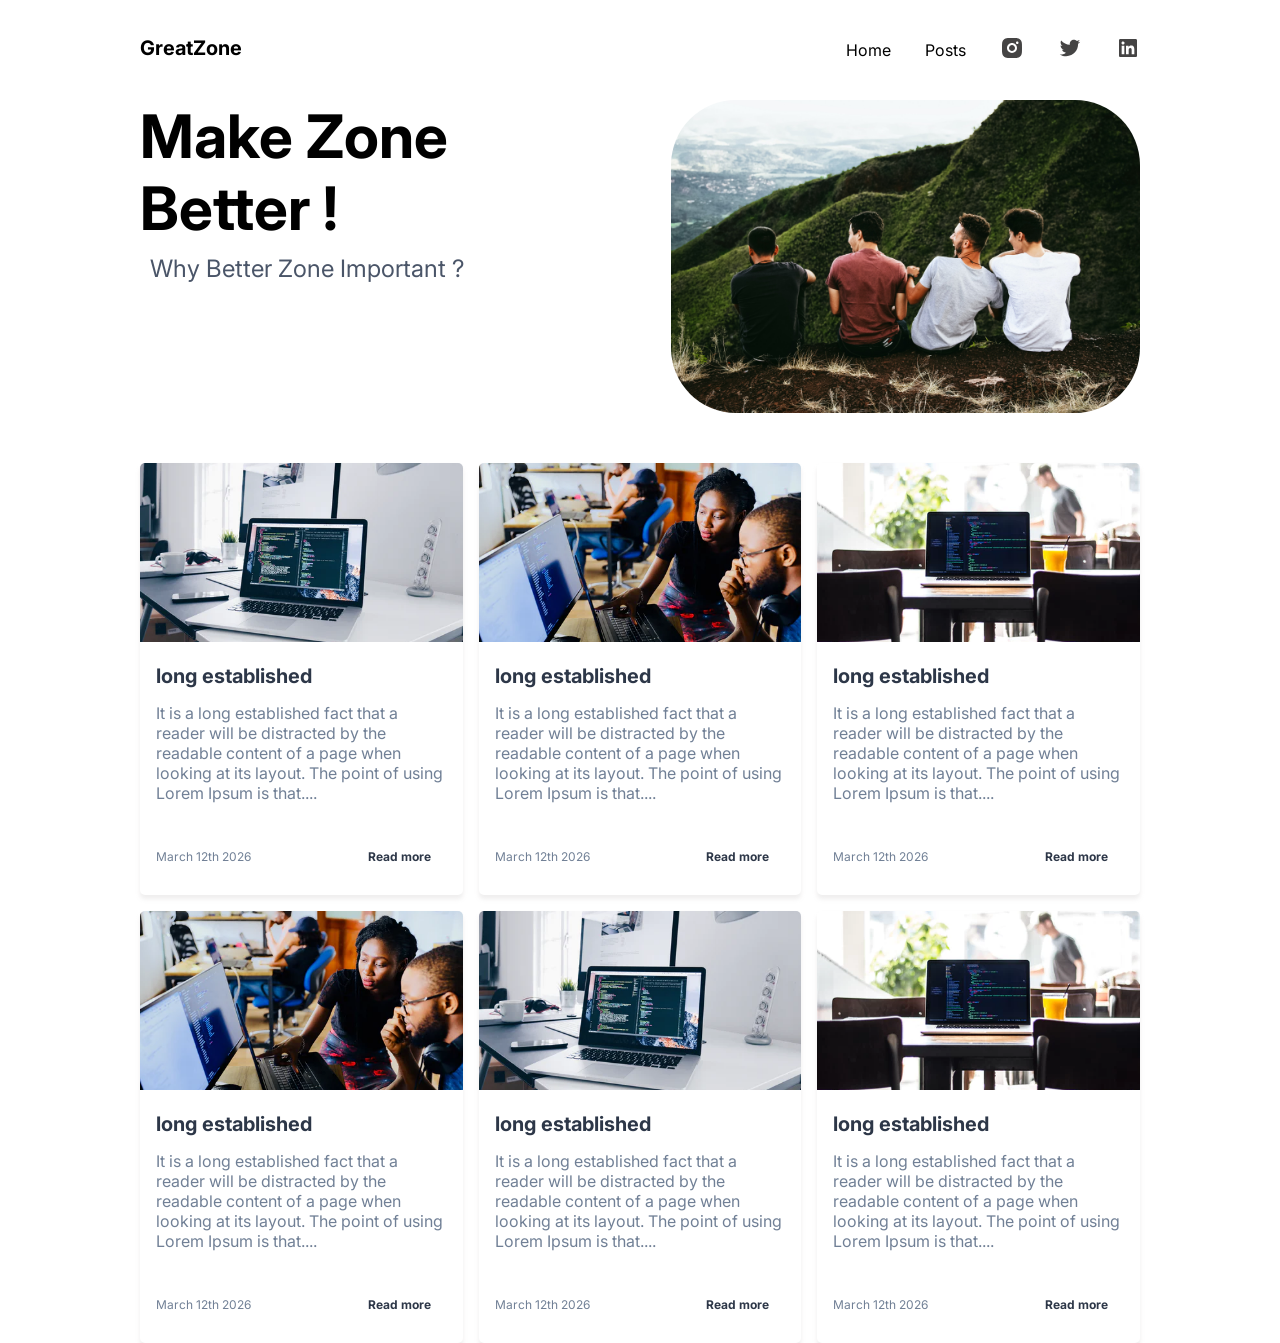
<file: Blog_Page/index.html>
<!DOCTYPE html>
<html lang="en">
<head>
    <meta charset="UTF-8">
    <meta name="viewport" content="width=device-width, initial-scale=1.0">
    <title>Blog Website</title>
    <link rel="stylesheet" href="styles.css">
</head>
<body>

    <!-- main section -->
    <main>
        <!-- navbar -->
        <nav>
            <div class="brand">GreatZone</div>
            <div class="nav_links">
                <a href="#">Home</a>
                <a href="">Posts</a>
                
                <a href="#"><img src="/Blog_Page/IMG/instagram.svg" alt="Instagram"></a>
                <a href="#"><img src="/Blog_Page/IMG/twitter.svg" alt="Twitter"></a>
                <a href="#"><img src="/Blog_Page/IMG/linkedin.svg" alt="linkedin"></a>
            </div>
        </nav>

        <!-- hero section -->
        <section class="hero">
            <div class="hero_text">
                <h1>Make Zone <br>
                  Better !</h1>
                  <p>Why Better Zone Important ?</p>
            </div>
            <img src="/Blog_Page/IMG/hero.png" alt="hero_img">
        </section>


        <!-- blog-cards sections -->

            <section class="blog-cards">
                <article class="card">
                    <img src="/Blog_Page/IMG/card1.png" alt="card_1">
                    <h2>long established</h2>
                    <p>It is a long established fact that a reader will be distracted by the readable content of a page when looking at its layout. The point of using Lorem Ipsum is that....</p>
                    <div class="card-footer">
                        <span class="date">March 12th 2026</span>
                        <span class="readMore">Read more</span>
                    </div>
                </article>

                  <article class="card">
                    <img src="/Blog_Page/IMG/card2.png" alt="card_1">
                    <h2>long established</h2>
                    <p>It is a long established fact that a reader will be distracted by the readable content of a page when looking at its layout. The point of using Lorem Ipsum is that....</p>
                    <div class="card-footer">
                        <span class="date">March 12th 2026</span>
                        <span class="readMore">Read more</span>
                    </div>
                </article>


                  <article class="card">
                    <img src="/Blog_Page/IMG/card3.png" alt="card_1">
                    <h2>long established</h2>
                    <p>It is a long established fact that a reader will be distracted by the readable content of a page when looking at its layout. The point of using Lorem Ipsum is that....</p>
                    <div class="card-footer">
                        <span class="date">March 12th 2026</span>
                        <span class="readMore">Read more</span>
                    </div>
                </article>

                  <article class="card">
                    <img src="/Blog_Page/IMG/card2.png" alt="card_1">
                    <h2>long established</h2>
                    <p>It is a long established fact that a reader will be distracted by the readable content of a page when looking at its layout. The point of using Lorem Ipsum is that....</p>
                    <div class="card-footer">
                        <span class="date">March 12th 2026</span>
                        <span class="readMore">Read more</span>
                    </div>
                </article>

                  <article class="card">
                    <img src="/Blog_Page/IMG/card1.png" alt="card_1">
                    <h2>long established</h2>
                    <p>It is a long established fact that a reader will be distracted by the readable content of a page when looking at its layout. The point of using Lorem Ipsum is that....</p>
                    <div class="card-footer">
                        <span class="date">March 12th 2026</span>
                        <span class="readMore">Read more</span>
                    </div>
                </article>

                  <article class="card">
                    <img src="/Blog_Page/IMG/card3.png" alt="card_1">
                    <h2>long established</h2>
                    <p>It is a long established fact that a reader will be distracted by the readable content of a page when looking at its layout. The point of using Lorem Ipsum is that....</p>
                    <div class="card-footer">
                        <span class="date">March 12th 2026</span>
                        <span class="readMore">Read more</span>
                    </div>
                </article>

                

            </section>


    </main>
</body>
</html>
</file>
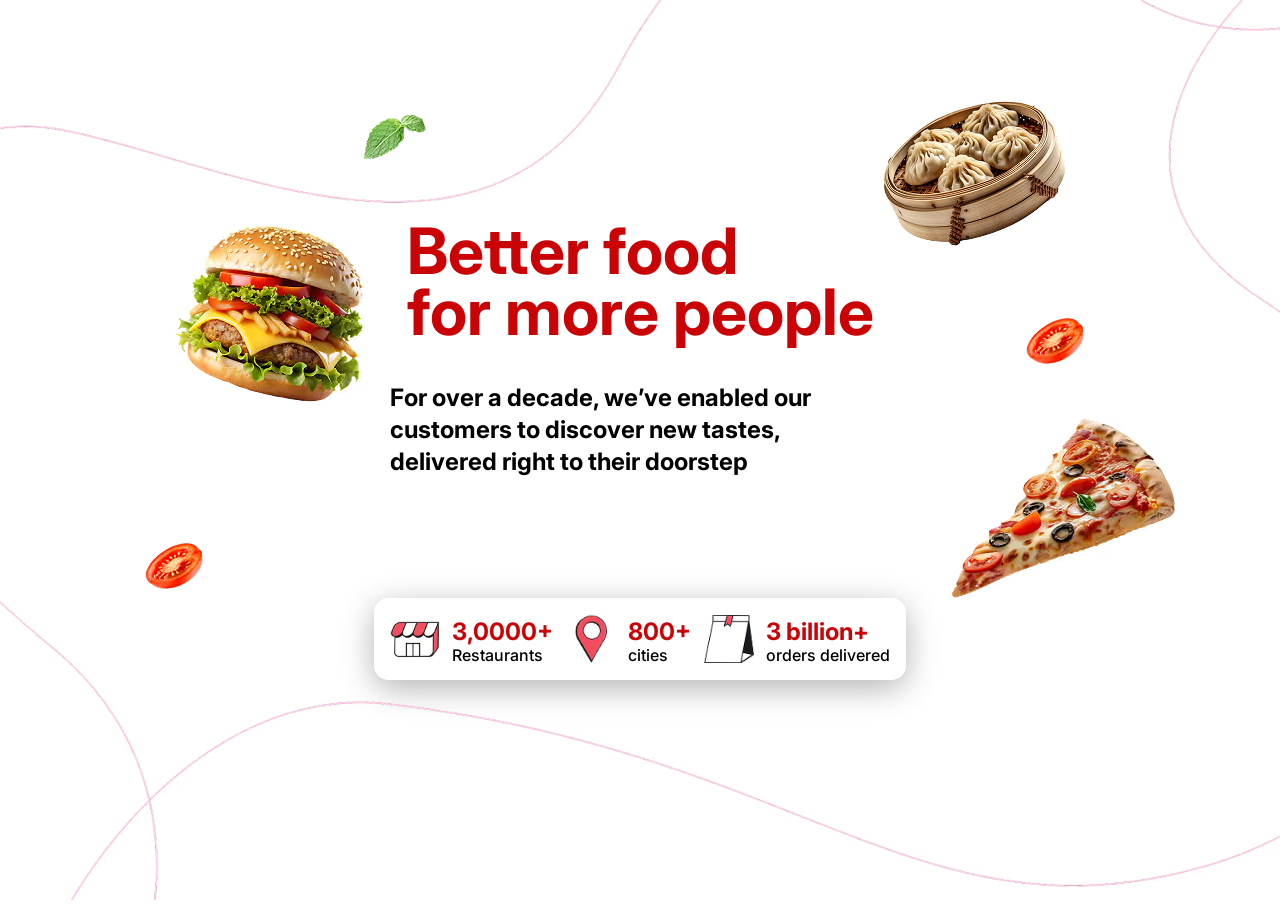
<file: food_Banner/index.html>
<!DOCTYPE html>
<html lang="en">

<head>
    <meta charset="UTF-8">
    <meta name="viewport" content="width=device-width, initial-scale=1.0">
    <title>Food Banner( CSS Positioning)</title>
    <link rel="stylesheet" href="styles.css">
</head>

<body>
    <main>
    <div class="image_container">
        <img src="./assets/bg_image.png" alt="background_img">
    </div>

    <div class="content">
        <img src="./assets/burger.png" class="burger">
        <img src="./assets/tomato.png" class="tomato-1">
        <img src="./assets/tomato.png" class="tomato-2">
        <img src="./assets/pizza.png" class="pizza">
        <img src="./assets/momo.png" class="momo">
        <img src="./assets/leaf.png" class="leaf">

        
    <div class="center-content">
        <section class="text-content">
            <h1>Better food <br>for more people</h1>
            <p>For over a decade, we’ve enabled our customers to discover new tastes, delivered right to their doorstep
            </p>
        </section>

        <!-- info section -->
        <section class="info-section">
             <div class="info-items">
              <img src="./assets/house.png" 
              alt="Restaurent-icon"
               class="info-icon">
              
               <div class="info-text">
                    <span class="info-number">3,0000+</span>
                    <span class="info-label">Restaurants</span>
              
                </div>
              </div>
             <div class="info-items">
              <img src="./assets/location.png" 
              alt="Restaurent-icon"
               class="info-icon">
              
               <div class="info-text">
                    <span class="info-number">800+</span>
                    <span class="info-label">cities</span>
              
                </div>
              </div>
             <div class="info-items">
              <img src="./assets/banner.png" 
              alt="Restaurent-icon"
               class="info-icon">
              
               <div class="info-text">
                    <span class="info-number">3 billion+</span>
                    <span class="info-label">orders delivered</span>
              
                </div>
              </div>
        </section>

    </div>
    </div>
</main>
</body>

</html>
</file>
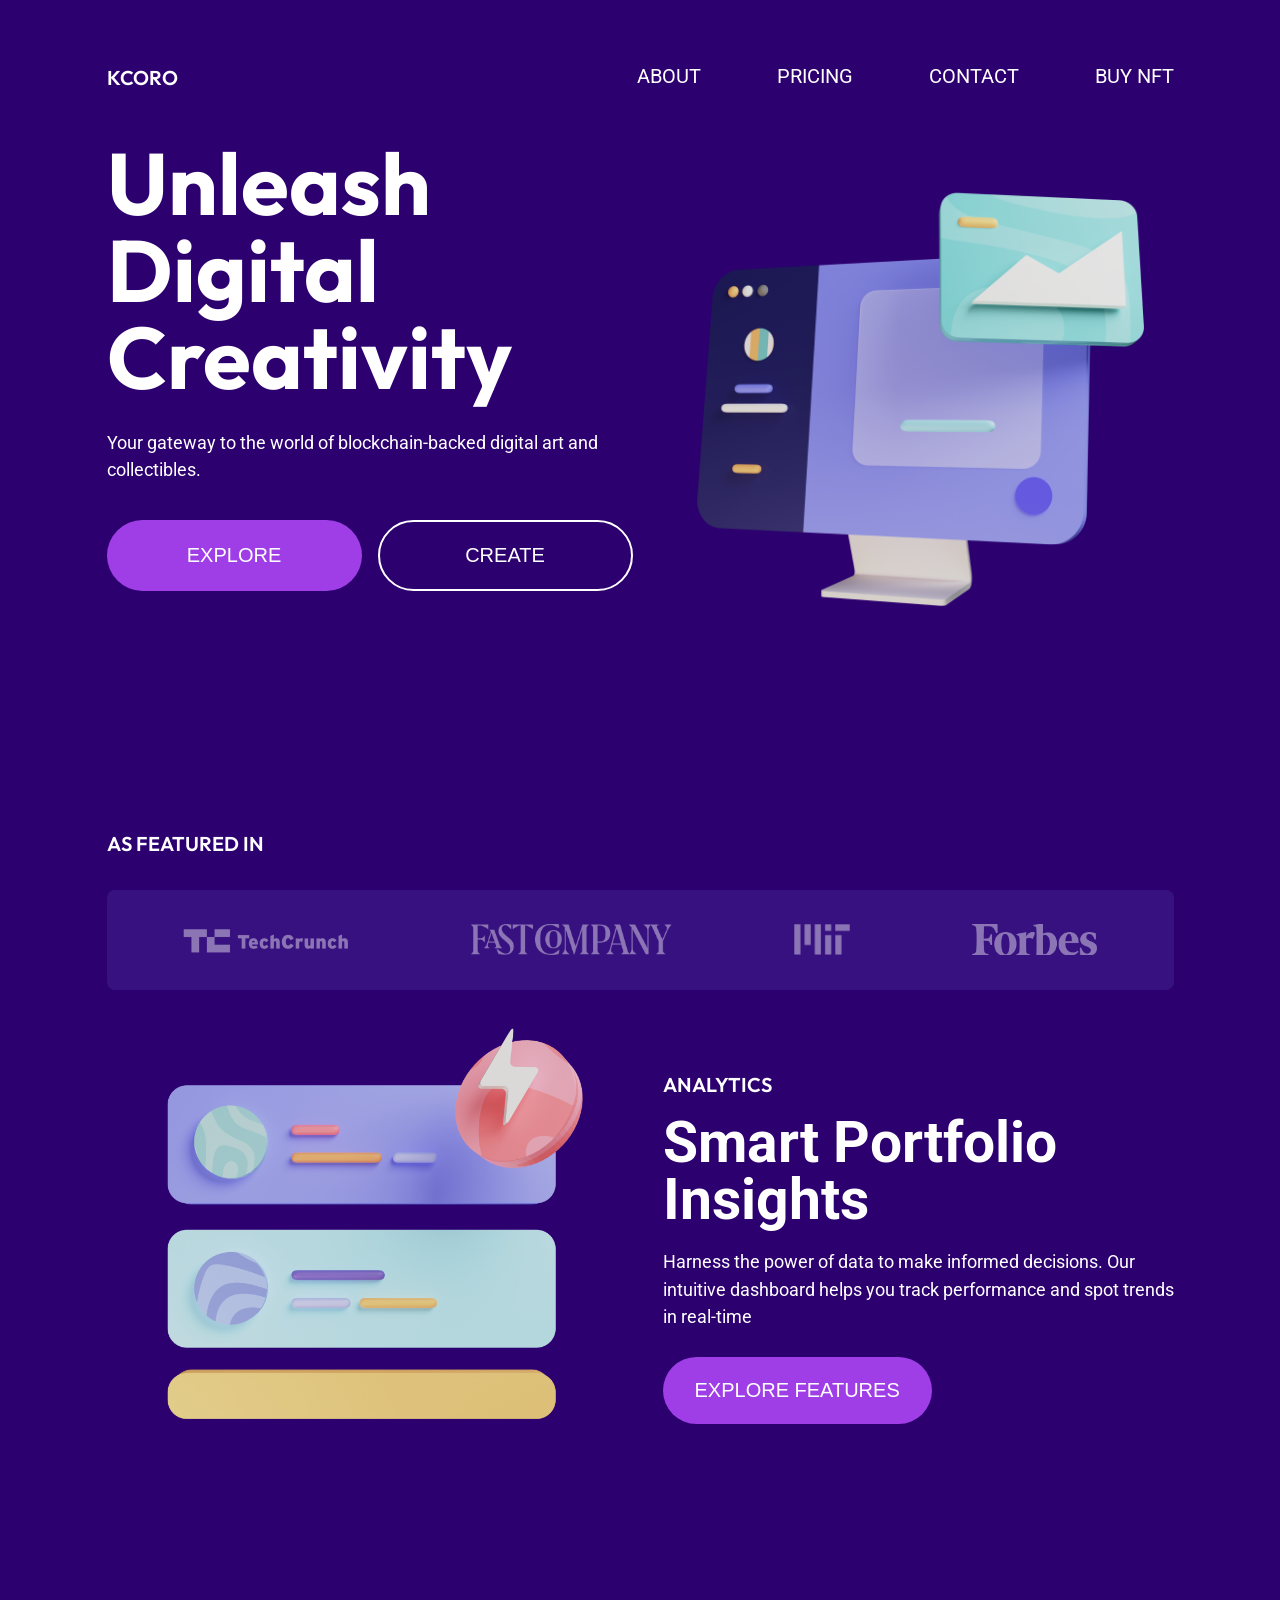
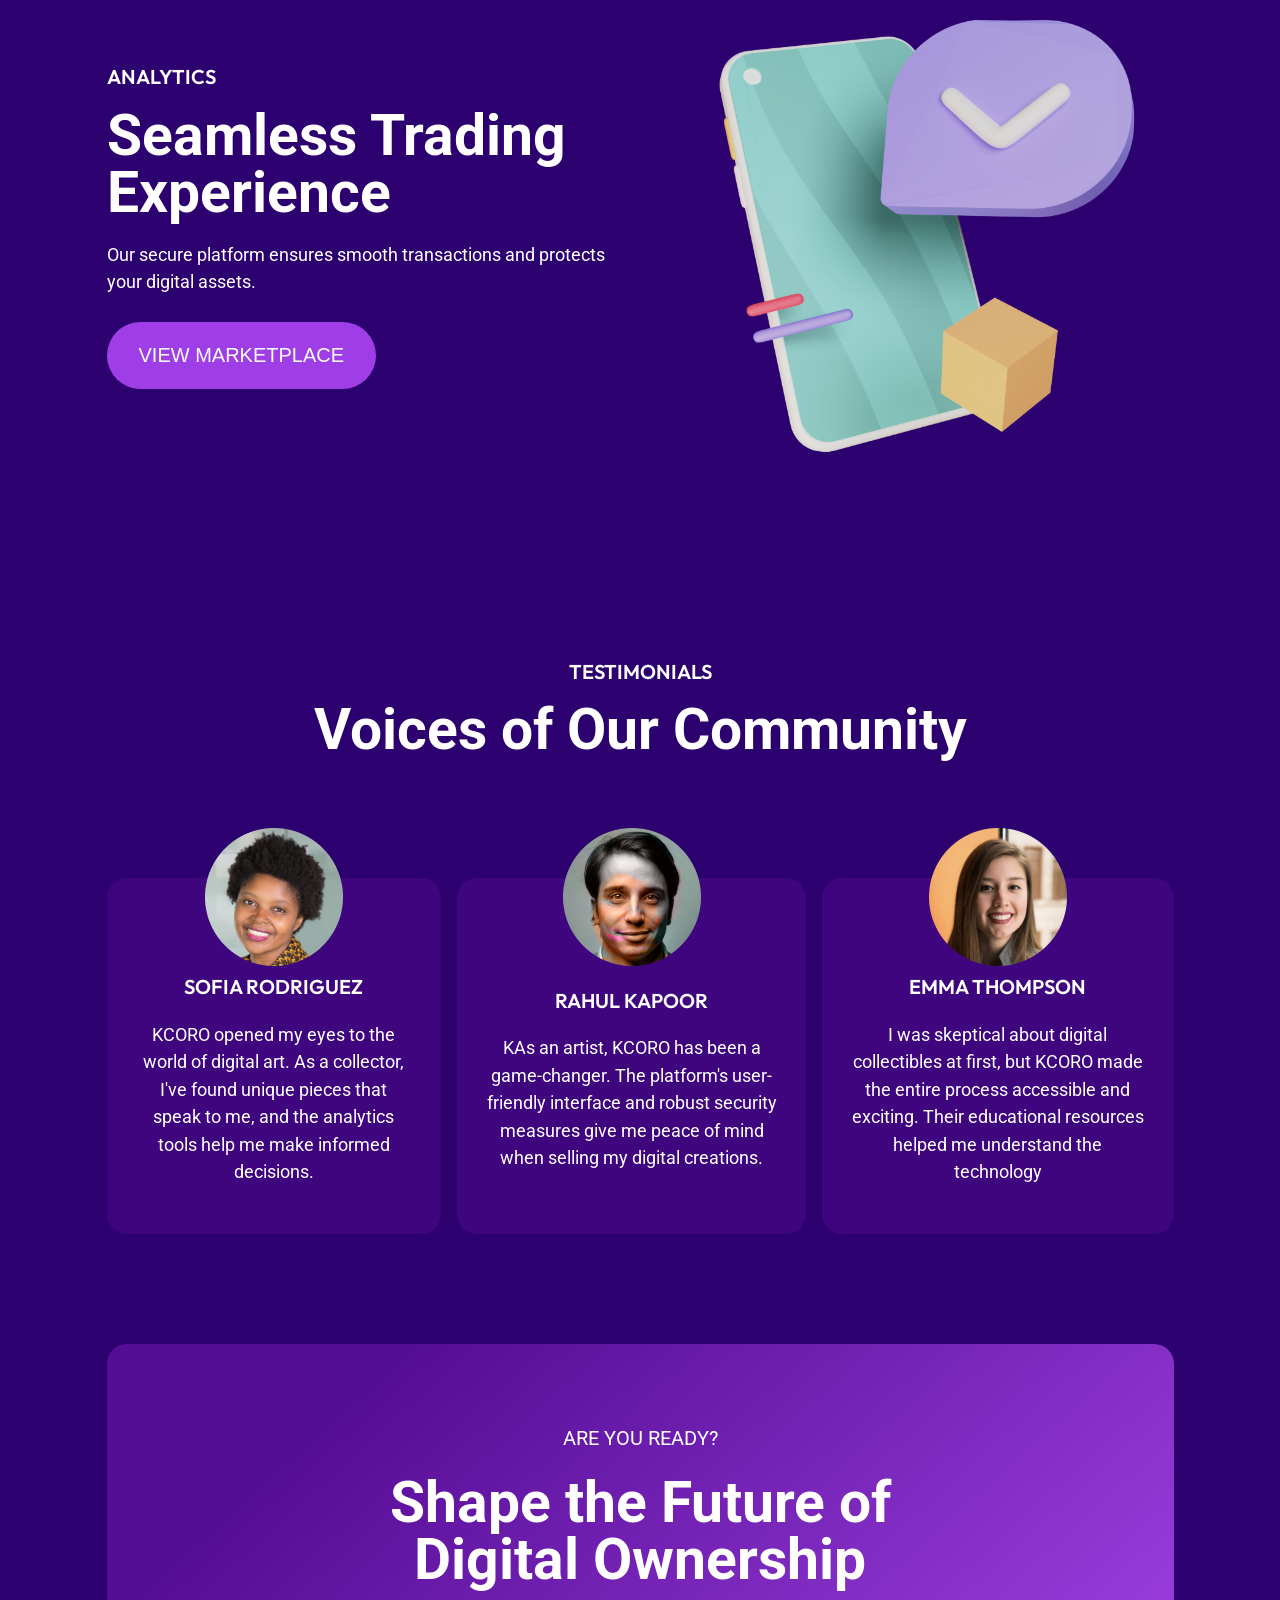
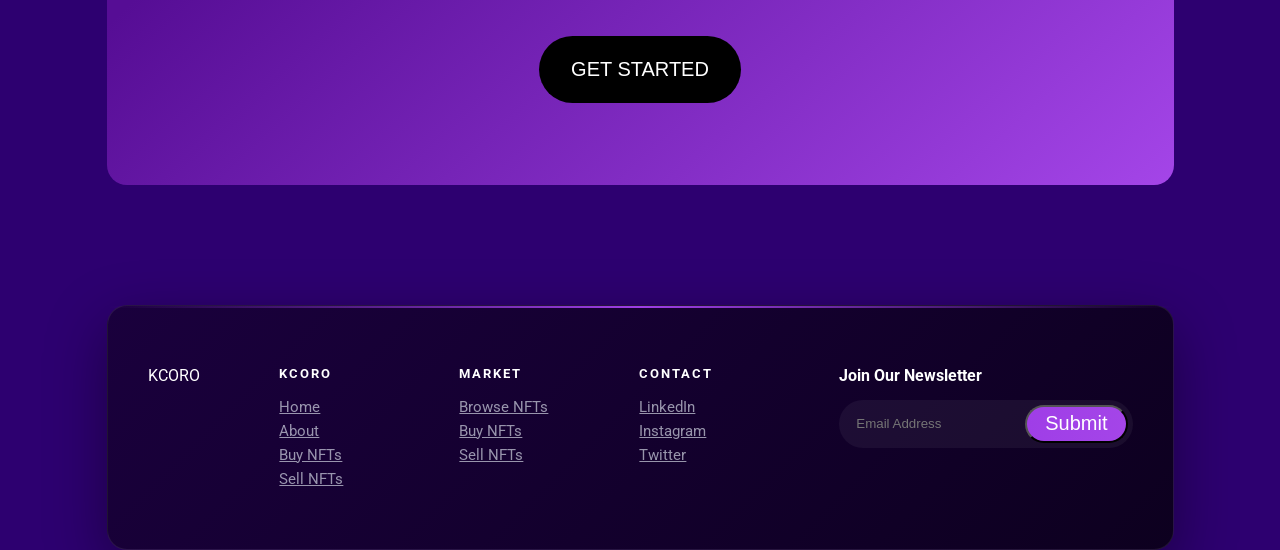
<file: KCORO_website/index.html>
<!DOCTYPE html>
<html lang="en">

<head>
    <meta charset="UTF-8">
    <meta name="viewport" content="width=device-width, initial-scale=1.0">
    <title>KCORO-WEBSITE</title>
    <link rel="stylesheet" href="styles.css">
</head>

<body class="container">
        <!-- navbar -->
        <nav>
            <div class="logo">
                <h3>KCORO</h3>
            </div>
            <!-- mobile menu toggle hemburger-->
            <input type="checkbox" id="nav-toggle" class="nav-toggle">
            <label class="hamburger" for="nav-toggle">
                <span></span>
                <span></span>
                <span></span>
            </label>

            <ul>
                <li>
                    <a href="#">about</a>
                </li>
                <li>
                    <a href="#">pricing</a>
                </li>
                <li>
                    <a href="#">contact</a>
                </li>
                <li>
                    <a href="#">buy nft</a>
                </li>
            </ul>
        </nav>

        <!-- hero section -->
        <section class="hero_section">
            <div class="hero_content">
                <h1>Unleash Digital Creativity</h1>
                <p>Your gateway to the world of blockchain-backed digital art and collectibles.</p>

                <div class="hero_button">
                    <button class="solid_btn">EXPLORE</button>
                    <button class="outline_btn">CREATE</button>
                </div>
            </div>
            <div class="hero_img">
                <img src="/KCORO_website/IMG/desktop.png" alt="hero_img">
            </div>
        </section>

        <!-- brands section -->
        <section class="brand_section">
            <h3>AS FEATURED IN</h3>
            <div class="brand_logos">
                <img src="./IMG/techcrunch.png" alt="tdech_brunch">
                <img src="./IMG/fastcompany.png" alt="fast_company">
                <img src="./IMG/mit.png" alt="mit">
                <img src="./IMG/forbes.png" alt="forbes">
            </div>

        </section>


        <!-- smart Portfolio feature section -->
        <section class="feature_section">
            <div class="feature_image">
                <img src="/KCORO_website/IMG/smart_insight.png" alt="smart _insight">
            </div>
            <div class="feature_content">
                <h3>ANALYTICS</h3>
                <h2>Smart Portfolio <br>Insights</h2>
                <p>Harness the power of data to make informed decisions. Our intuitive dashboard helps you track
                    performance
                    and spot trends in real-time</p>
                <button class="solid_btn">EXPLORE FEATURES</button>
            </div>
        </section>


        <section class="feature_section">
            <div class="feature_content">
                <h3>ANALYTICS</h3>
                <h2>Seamless Trading <br>Experience</h2>
                <p>Our secure platform ensures smooth transactions and protects your digital assets.</p>
                <button class="solid_btn">VIEW MARKETPLACE</button>
            </div>

            <div class="feature_image">
                <img src="./IMG/phone.png" alt="smart _insight">
            </div>


        </section>


        <!-- testimonial section -->
        <section class="testimonial_section">
            <h3>TESTIMONIALS</h3>
            <h2>Voices of Our Community</h2>

            <section class="testimonials">
                <div class="testimonial_card">
                    <div class="testimonial_image">
                        <img src="./IMG/sofia.png" alt="sofia">
                    </div>
                    <h3>Sofia Rodriguez</h3>
                    <p>KCORO opened my eyes to the world of digital art. As a collector, I've found unique pieces that
                        speak
                        to
                        me, and the analytics tools help me make informed decisions.</p>
                </div>
                <div class="testimonial_card">
                    <div class="testimonial_image">
                        <img src="./IMG/rahul.png" alt="rahul">
                    </div>
                    <h3>Rahul Kapoor</h3>
                    <p>KAs an artist, KCORO has been a game-changer. The platform's user-friendly interface and robust
                        security
                        measures give me peace of mind when selling my digital creations.</p>
                </div>
                <div class="testimonial_card">
                    <div class="testimonial_image">
                        <img src="./IMG/emma.png" alt="sofia">
                    </div>
                    <h3>Emma Thompson</h3>
                    <p>I was skeptical about digital collectibles at first, but KCORO made the entire process accessible
                        and
                        exciting. Their educational resources helped me understand the technology</p>
                </div>
            </section>

        </section>


        <!-- ready section -->
        <section class="ready_section">
            <div class="tag">are you ready?</div>
            <h2>Shape the Future of <br> Digital Ownership</h2>
            <button class="black_btn">GET STARTED</button>
        </section>

        <!-- footer section -->

        
        <footer>
            <div class="logo">KCORO</div>

            <div class="links_container">
                <div class="links">
                    <h4>kcoro</h4>
                    <ul>
                        <li>
                            <a href="#">Home</a>
                        </li>
                        <li>
                            <a href="#">About</a>
                        </li>
                        <li>
                            <a href="#">Buy NFTs</a>
                        </li>
                        <li>
                            <a href="#">Sell NFTs</a>
                        </li>
                    </ul>
                </div>

                <div class="links">
                    <h4>market</h4>

                    <ul>
                        <li>
                            <a href="#"> Browse NFTs</a>
                        </li>
                        <li>
                            <a href="#"> Buy NFTs</a>
                        </li>

                        <li>
                            <a href="#">Sell NFTs</a>
                        </li>
                    </ul>
                </div>

                <div class="links">
                    <h4>contact</h4>
                    <ul>
                        <li>
                            <a href="#">LinkedIn</a>
                        </li>
                        <li>
                            <a href="#"> Instagram</a>
                        </li>

                        <li>
                            <a href="#">Twitter</a>
                        </li>
                    </ul>
                </div>

            </div>

            <div class="news_letter">
                <h4>Join Our Newsletter</h4>
                <div class="input_container">
                    <input type="text" placeholder="Email Address">
                    <button>Submit</button>
                </div>
            </div>

        </footer>
        <div class="bottom_bar"></div>
</body>

</html>
</file>
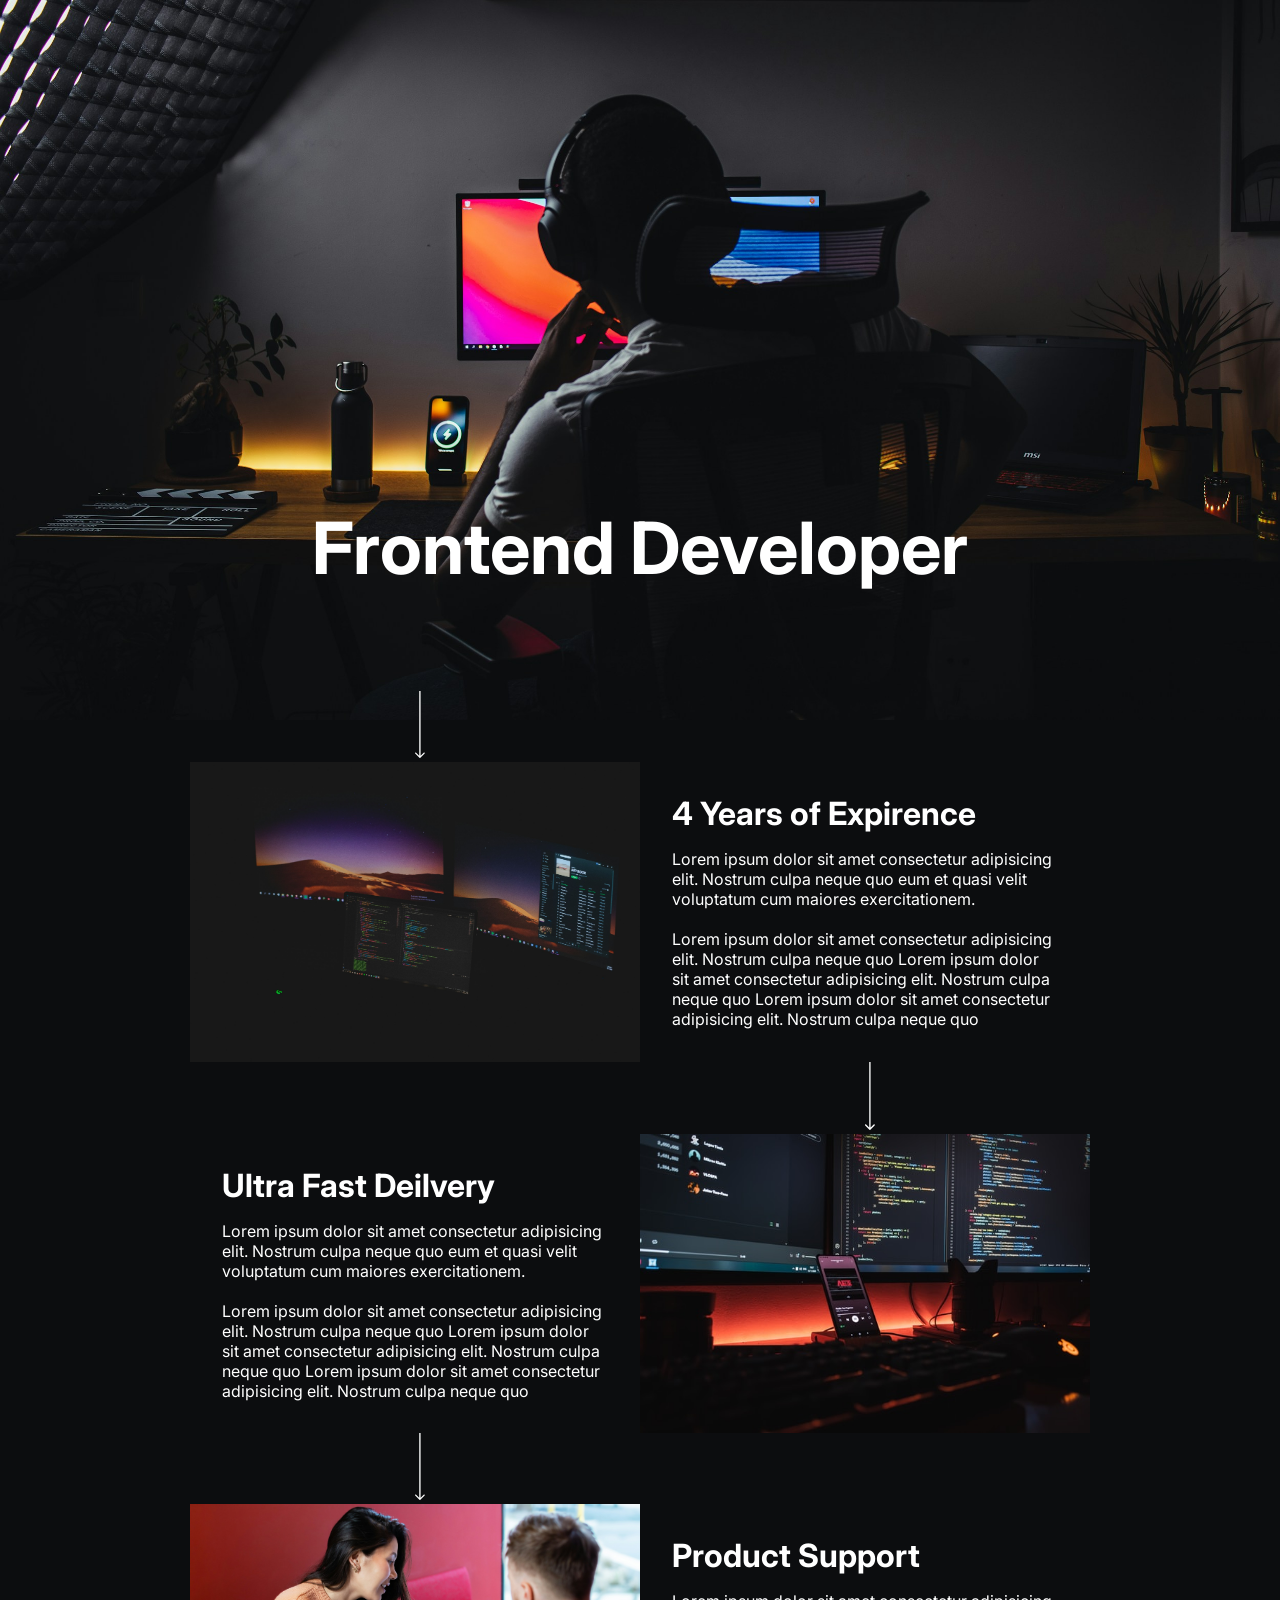
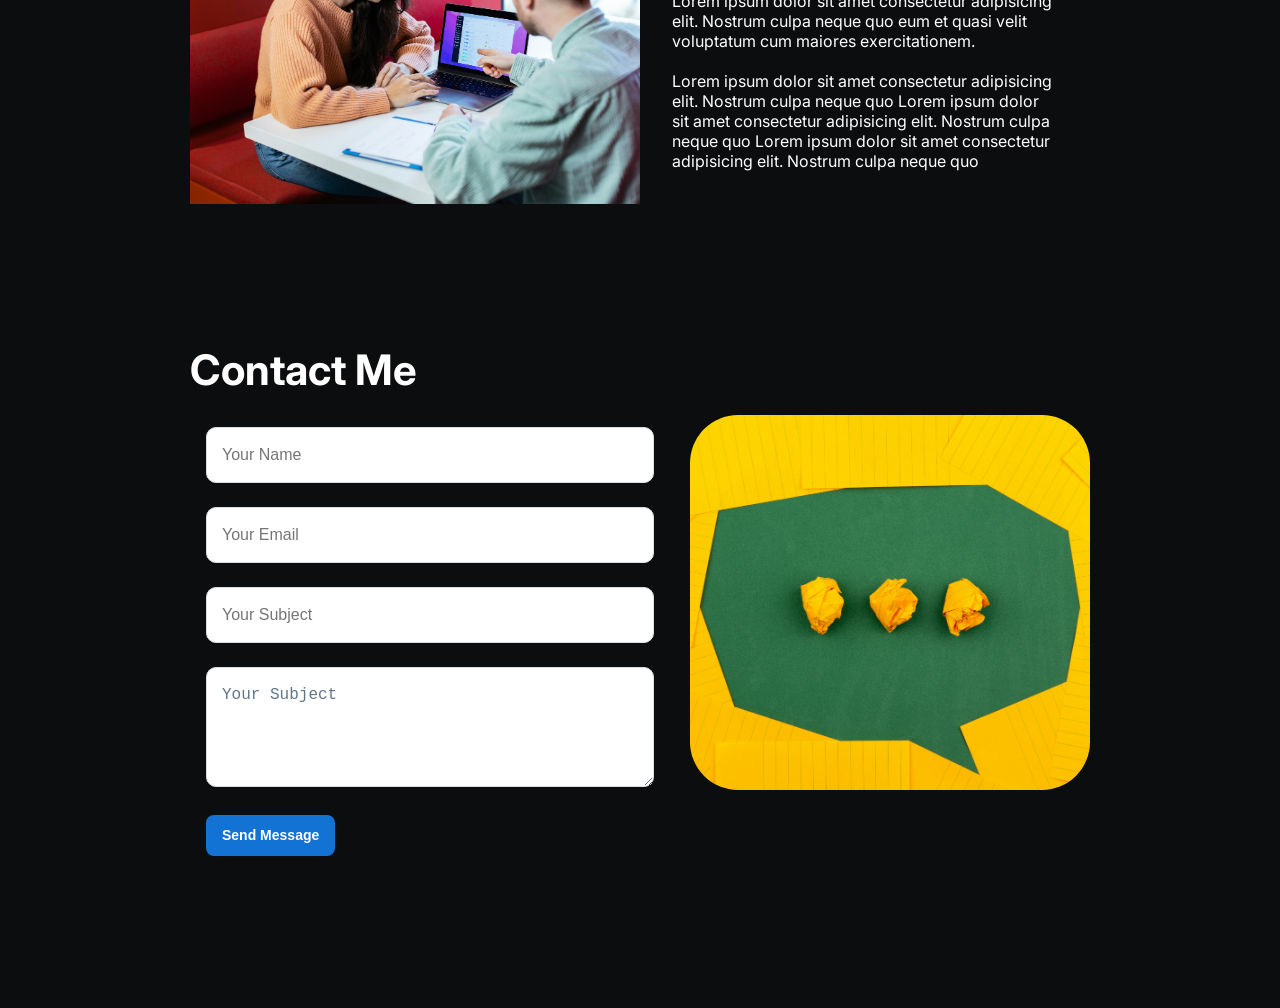
<file: Service_Page/index.html>
<!DOCTYPE html>
<html lang="en">

<head>
    <meta charset="UTF-8">
    <meta name="viewport" content="width=device-width, initial-scale=1.0">
    <title>Service Page</title>
    <link rel="stylesheet" href="styles.css">
</head>

<body>
    <main>
        <section class="hero">
            <img src="/Service_Page/IMG/hero.png" alt="Hero Background" class="hero-bg">
            <div class="hero-content">
                <h1>Frontend Developer</h1>
            </div>
        </section>


        <section class="container">
            <div class="service-container">
                <img src="/Service_Page/IMG/arrow.svg" alt="Arrow" class="arrow" />

                <section class="service">
                    <img src="/Service_Page/IMG/service1.png" alt="Service" class="service-img" />
                    <div class="service-text">
                        <h2>4 Years of Expirence</h2>
                        <p>
                            Lorem ipsum dolor sit amet consectetur adipisicing elit. Nostrum
                            culpa neque quo eum et quasi velit voluptatum cum maiores
                            exercitationem.
                            <br />
                            <br />
                            Lorem ipsum dolor sit amet consectetur adipisicing elit. Nostrum
                            culpa neque quo Lorem ipsum dolor sit amet consectetur
                            adipisicing elit. Nostrum culpa neque quo Lorem ipsum dolor sit
                            amet consectetur adipisicing elit. Nostrum culpa neque quo
                        </p>
                    </div>
                </section>

                <img src="/Service_Page/IMG/arrow.svg" alt="Arrow" class="arrow reverse" />
                <section class="service">
                    <div class="service-text">
                        <h2>Ultra Fast Deilvery</h2>

                        <p>
                            Lorem ipsum dolor sit amet consectetur adipisicing elit. Nostrum
                            culpa neque quo eum et quasi velit voluptatum cum maiores
                            exercitationem.
                            <br />
                            <br />
                            Lorem ipsum dolor sit amet consectetur adipisicing elit. Nostrum
                            culpa neque quo Lorem ipsum dolor sit amet consectetur
                            adipisicing elit. Nostrum culpa neque quo Lorem ipsum dolor sit
                            amet consectetur adipisicing elit. Nostrum culpa neque quo
                        </p>
                    </div>
                    <img src="/Service_Page/IMG/service2.png" alt="Service" class="service-img" />
                </section>


                <img src="/Service_Page/IMG/arrow.svg" alt="Arrow" class="arrow" />
                <section class="service">
                    <img src="/Service_Page/IMG/service3.png" alt="Service" class="service-img" />
                    <div class="service-text">
                        <h2>Product Support</h2>
                        <p>
                            Lorem ipsum dolor sit amet consectetur adipisicing elit. Nostrum
                            culpa neque quo eum et quasi velit voluptatum cum maiores
                            exercitationem.
                            <br />
                            <br />
                            Lorem ipsum dolor sit amet consectetur adipisicing elit. Nostrum
                            culpa neque quo Lorem ipsum dolor sit amet consectetur
                            adipisicing elit. Nostrum culpa neque quo Lorem ipsum dolor sit
                            amet consectetur adipisicing elit. Nostrum culpa neque quo
                        </p>
                    </div>
                </section>



                <section class="contact">
                    <h2>Contact Me</h2>
                    <div class="contact-container">
                        <form>
                            <div class="form-field">
                                <input type="text" placeholder="Your Name">
                            </div>

                            <div class="form-field">
                                <input type="email" placeholder="Your Email">
                            </div>

                            <div class="form-field">
                                <input type="text" placeholder="Your Subject">
                            </div>

                            <div class="form-field">
                                <textarea placeholder="Your Subject"></textarea>
                            </div>

                            <div class="form-submit">
                                <button type="submit">Send Message</button>
                            </div>
                        </form>
                        <img src="/Service_Page/IMG/contact.png" alt="contact">

                    </div>
                </section>
        </section>
    </main>
</body>

</html>
</file>
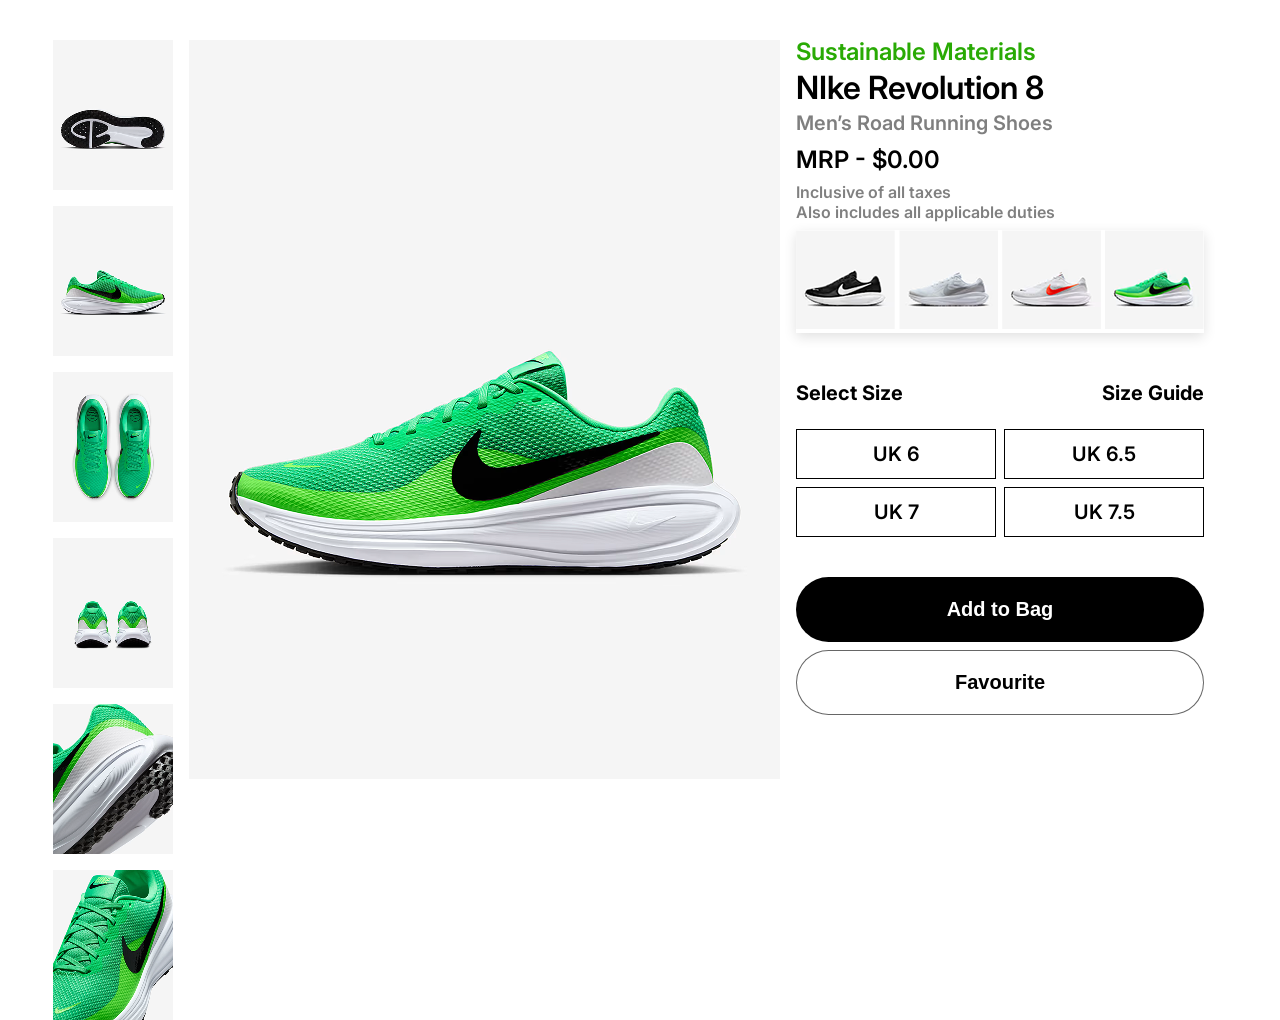
<file: shoes_Card/index.html>
<!DOCTYPE html>
<html lang="en">

<head>
    <meta charset="UTF-8">
    <meta name="viewport" content="width=device-width, initial-scale=1.0">
    <title>Shoes-Website(Page)</title>
    <link rel="stylesheet" href="styles.css">
</head>

<body>
    <main>
        <section class="images_section">
            <aside>
                <img src="/shoes_Card/IMG/side_image1.png" alt="Side Image 1">
                <img src="/shoes_Card/IMG/side_image2.png" alt="Side Image 2">
                <img src="/shoes_Card/IMG/side_image3.png" alt="Side Image 3">
                <img src="/shoes_Card/IMG/side_image4.png" alt="Side Image 4">
                <img src="/shoes_Card/IMG/side_image5.png" alt="Side Image 5">
                <img src="/shoes_Card/IMG/side_image6.png" alt="Side Image 6">
            </aside>

            <section class="image_container">
                <img src="/shoes_Card/IMG/center_image.png" alt="center image">
            </section>
        </section>

        <section class="content">
            <div class="content_header">
                <p>Sustainable Materials</p>
                <h1>NIke Revolution 8</h1>
                <h4>Men’s Road Running Shoes</h4>
            </div>

            <section class="price_section">
                <h2>MRP - $0.00</h2>
                <div>
                    <p>Inclusive of all taxes</p>
                    <p>Also includes all applicable duties</p>
                </div>
            </section>

            <section class="varriant">
                <img src="/shoes_Card/IMG/variant1.png" alt="Varriant 1">
                <img src="/shoes_Card/IMG/variant2.png" alt="Varriant 2">
                <img src="/shoes_Card/IMG/variant3.png" alt="Varriant 3">
                <img src="/shoes_Card/IMG/variant4.png" alt="Varriant 4">
            </section>

         <section class="size_section">
          <div class="size_header">
            <h4>Select Size</h4>
            <h4>Size Guide</h4>
          </div>
          
          <section class="sizes">
            <div class="size">UK 6</div>
            <div class="size">UK 6.5</div>
            <div class="size">UK 7</div>
            <div class="size">UK 7.5</div>
          </section>
        </section>
            <section class="button_container">
                <button class="add_to_bag">Add to Bag</button>
                <button class="wishlist">Favourite</button>
            </section>
        </section>
    </main>
</body>

</html>
</file>
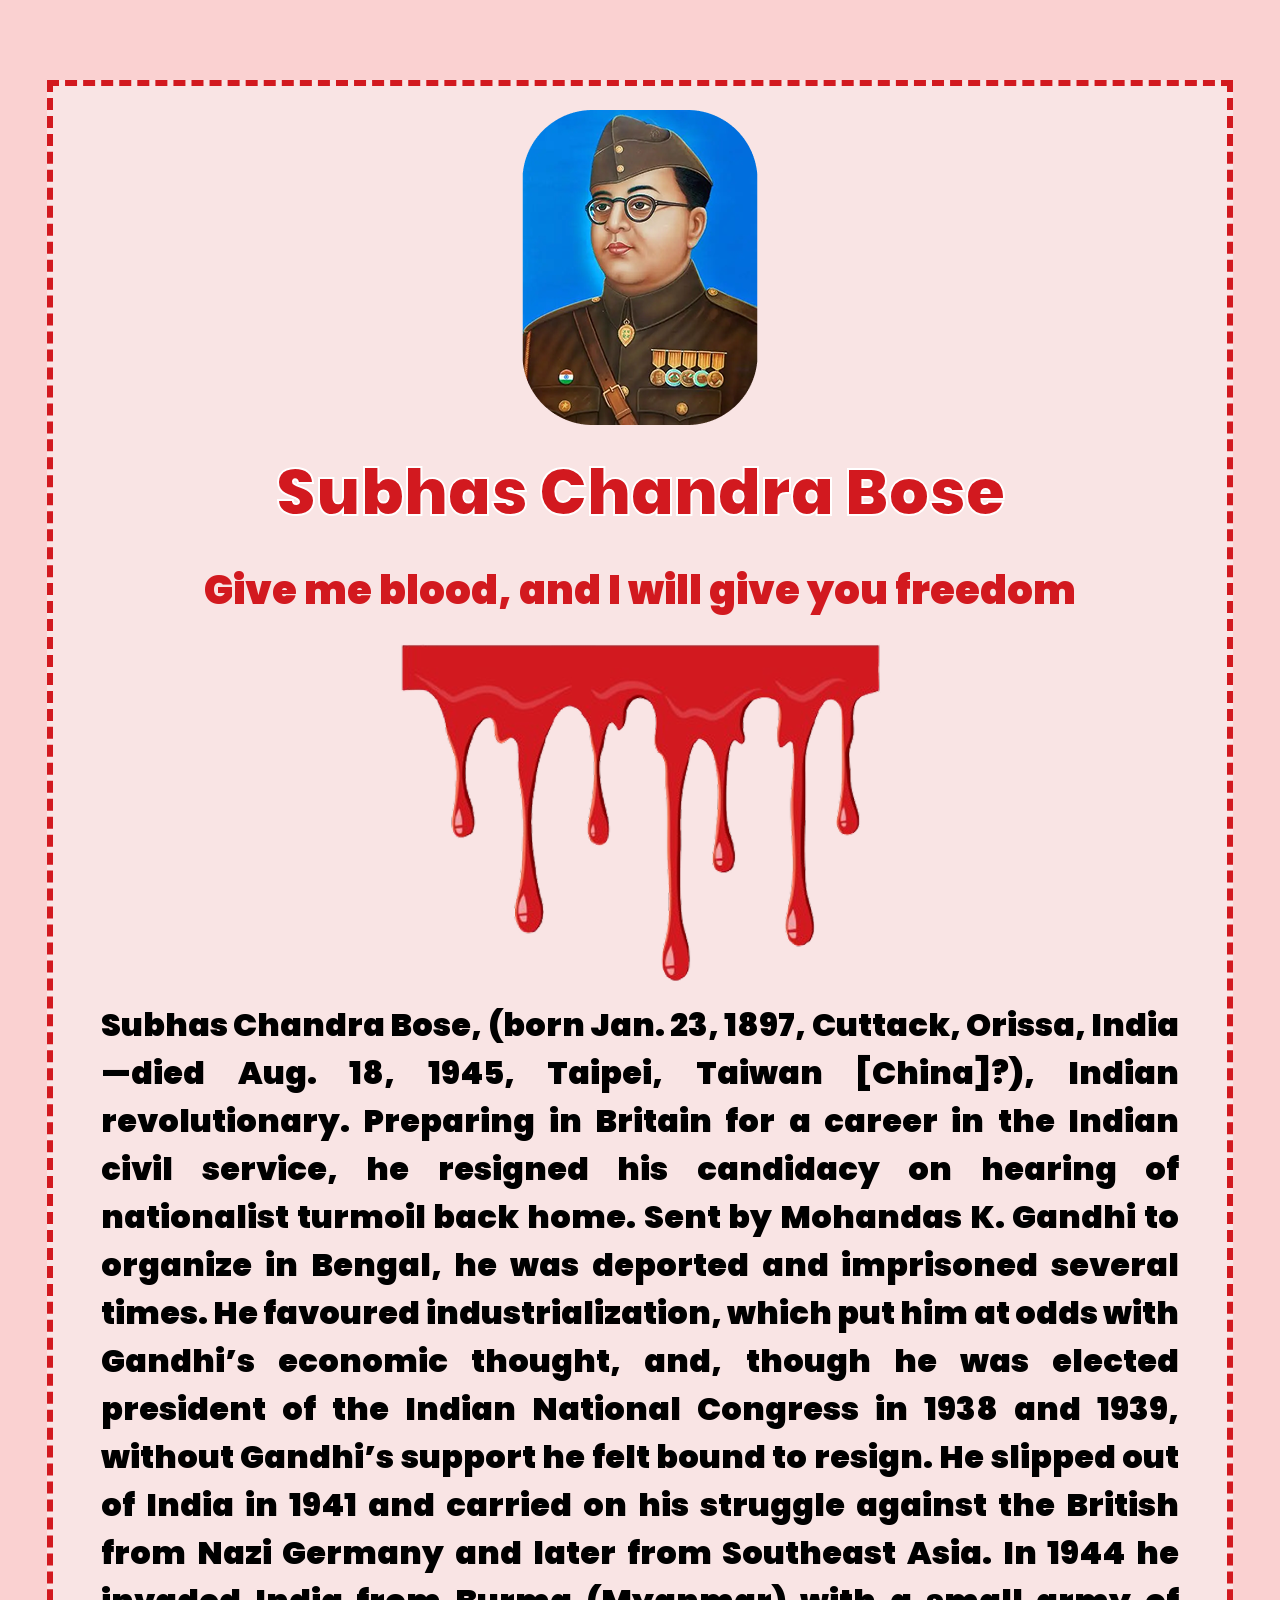
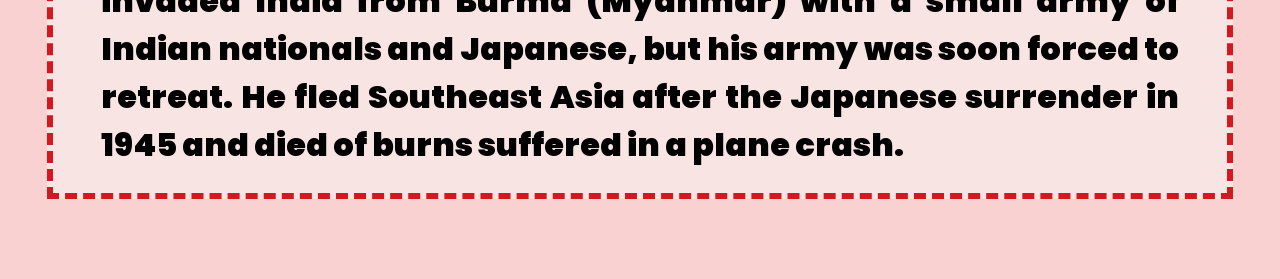
<file: Tribute_Page/index.html>
<!DOCTYPE html>
<html lang="en">

<head>
    <meta charset="UTF-8">
    <meta name="viewport" content="width=device-width, initial-scale=1.0">
    <title>Tribute-Page(HTML,CSS)</title>
    <link rel="stylesheet" href="styles.css">
</head>

<body>
    <section class="hero">
        <img src="./assets/hero.png" alt="subhash chandra bose">
        <h1>Subhas Chandra Bose</h1>
        <h2>Give me blood, and I will give you freedom</h2>
        <img src="./assets/blood_art.png" alt="">
        <p>Subhas Chandra Bose, (born Jan. 23, 1897, Cuttack, Orissa, India—died Aug. 18, 1945, Taipei, Taiwan
            [China]?), Indian revolutionary. Preparing in Britain for a career in the Indian civil service, he resigned
            his candidacy on hearing of nationalist turmoil back home. Sent by Mohandas K. Gandhi to organize in Bengal,
            he was deported and imprisoned several times. He favoured industrialization, which put him at odds with
            Gandhi’s economic thought, and, though he was elected president of the Indian National Congress in 1938 and
            1939, without Gandhi’s support he felt bound to resign. He slipped out of India in 1941 and carried on his
            struggle against the British from Nazi Germany and later from Southeast Asia. In 1944 he invaded India from
            Burma (Myanmar) with a small army of Indian nationals and Japanese, but his army was soon forced to retreat.
            He fled Southeast Asia after the Japanese surrender in 1945 and died of burns suffered in a plane crash.</p>
    </section>
</body>

</html>
</file>
<file: Blog_Page/styles.css>
@import url('https://fonts.googleapis.com/css2?family=Inter:ital,wght@0,100..900;1,100..900&display=swap');
*{
    margin: 0;
    padding: 0;
    box-sizing: border-box;
}

body{
  font-family: "Inter", sans-serif;
  font-optical-sizing: auto;
  background-color: #FFFFFF;

}
/* main */
main{
    max-width: 1000px;
    margin: 0 auto;
}

nav{
    padding:36px 0;
    display: flex;
    justify-content: space-between;
}
.brand{
    font-size: 20px;
    color: #000000;
    font-weight: 700;
}

.nav_links{
    display: flex;
    align-items: center;
    gap: 34px;
}
.nav_links a{
font-size: 16px;
color: #000000;
font-weight: 400;
text-decoration: none;
}


.hero{
    display: flex;
    justify-content: space-between;
}
.hero h1{
    font-size: 60px;
    font-weight: 700;
    color:#000000 ;

}
.hero p{
    font-size: 24px;
    font-weight: 400;
    color:#4A5568 ;
    padding: 10px;
    text-align: center;

}
.hero img{
    max-width: 469px;
    width: 100%;
    border-radius: 65px;
}


/* blog-cards */

.blog-cards{
padding-top:50px;
display: grid;
grid-template-columns: repeat(3,1fr);
gap: 16px;
}

.card{
    width: 100%;
    height: auto;
    background: white;
    border-radius: 5px;
    box-shadow: 0px 4px 4px 0px rgba(192,189,189,0.25);
    position: relative;
    cursor: pointer;
      transition: all 0.3s ease;
}
.card img{
    width: 100%;
    height: 179px;
    object-fit: cover;
    border-radius: 5px 5px 0 0;
}

.card h2{
    font-size: 20px;
    color: #2D3748;
    padding: 18px 16px 0;
    font-weight: 700;

}
.card p{
    font-weight: 14px;
    color: #718096;
    font-weight: 400;
    padding: 15px 16px;
}

.card-footer{
    display: flex;
    justify-content: space-between;
    align-items: center;
    padding: 16px;
}
.card-footer .date {
   font-size: 12px;
   font-weight: 400; 
  color: #718096;
}

.readMore{
      font-size: 12px;
      font-weight: 700; 
      color: #2D3748;
      padding: 15px 16px;
      cursor: pointer;
      transform: opacity 0.2s;
}
.readMore:hover{
    opacity: 0.7;
}

/* card animation */
.card:hover{
transform: translateY(-8px);
    box-shadow: 0 15px 25px rgba(0,0,0,0.15);
}

/* responsiveness  fot tablet screen*/
@media (max-width:768px){

main{
    padding: 5px 20px;
}

/* hero section */
.hero{
    flex-direction: column;
    text-align: center;
    gap: 30px;
}
.hero img{
     margin: 0 auto;  
}
.hero h1{
    font-size: 42px;
}

.hero p{
    font-size: 20px;
}

/* blog grid */
.blog-cards{
    grid-template-columns: repeat(2,1fr);
}

}


/* mobile screen */

@media (max-width:480px){

nav{
    flex-direction: column;
    gap: 15px;
    align-items: center;
}

.nav_links{
    gap: 15px;
    flex-wrap: wrap;
    justify-content: center;
}

/* hero */
.hero{
    margin-bottom: 40px;
}
.hero h1{
    font-size: 34px;
}

.hero p{
    font-size: 18px;
}

/* blog cards */
.blog-cards{
    grid-template-columns: 1fr;
}

}
</file>
<file: food_Banner/styles.css>
@import url('https://fonts.googleapis.com/css2?family=Inter:ital,wght@0,100..900;1,100..900&display=swap');
*{
    margin: 0;
    padding: 0;
    box-sizing: border-box;
}

body{
  font-family: "Inter", sans-serif;
  font-optical-sizing: auto;

}


main{
  position: relative;
  height: 100vh;
  width: 100%;

}

.image_container{
    height: 100%;
    width: 100%;
    position: absolute;  
}
.image_container img{
  height:100%;
  width:100%;
  object-fit:cover;
}
.content{
    display: flex;
    height: 100%;
    width: 100%;
    justify-content: center;
    align-items: center;
}
.burger{
    position: absolute;
    position: absolute;
    top: 21%;
    left: 12%;
}
.tomato-1{
    position: absolute;
    top: 60%;
    left: 11%;
}
.tomato-2{
   position: absolute;
    top: 35%;
      right: 15%;
}
.pizza{
    position: absolute;
    top: 40%;
    right: 7%;
}
.momo{
    position: absolute;
    top: 6%;
     right: 15%;
}
.leaf{
    position: absolute;
    top: 12%;
    left: 28%;
}

.text-content{
    display: flex;
    flex-direction: column;
    align-items: center;
    justify-content: center;
}

.text-content h1{
    font-size: 64px;
    line-height: 61px;
    font-weight: bold;
    margin-bottom: 40px;
    color: #ca0306;
}
.text-content p{
    font-size: 24px;
    font-weight: bold;
    line-height: 32px;
    max-width: 500px;
}

.info-section{
    display: flex;
    margin-top: 120px;
    justify-content: center;
    align-items: center;
    gap: 13px;
    padding: 15px;
    border-radius: 15px;
    background-color: rgba(255, 255, 255, 0.95);
    box-shadow: 0 8px 32px rgba(0, 0, 0, 0.3);
    border: 1px solid rgba(255, 255, 255, 0.2);
}

.info-items{
    display: flex;
    align-items: center;
    gap: 12px;
}
.info-text{
    display: flex;
    flex-direction: column;
}

.info-icon{
    height: 50px;
    width: 50px;
    object-fit: contain;
}
.info-number{
    color: #CA0306;
    font-size: 24px;
    font-weight: bold;
    line-height: 32px;
}

.info-label{
    font-size: 16px;
    line-height: 14px;
    font-weight:500;
    color: #000000;
}

/* animation */
@keyframes float {
  0% { transform: translateY(0px);}
  50% { transform: translateY(-15px);}
  100% { transform: translateY(0px);}
}

.content img{
  animation: float 6s ease-in-out infinite;
}
</file>
<file: KCORO_website/styles.css>
@import url("https://fonts.googleapis.com/css2?family=Cabin:ital,wght@0,400..700;1,400..700&family=Outfit:wght@100..900&family=Roboto:ital,wght@0,100;0,300;0,400;0,500;0,700;0,900;1,100;1,300;1,400;1,500;1,700;1,900&display=swap");
*{
    margin: 0;
    padding: 0;
    box-sizing: border-box;
}
:root{
     --font-heading: "Outfit", sans-serif;
    --font-body: "Roboto", sans-serif;
    --bg-color: #2d0070;
    --foreground-color: white;
    --primary-color: #9f3ee7;
}
html, body{
font-family: var(--font-body);
background-color: var(--bg-color);
color: var(--foreground-color);
}
h1{
font-size: 87px;
color: white;
font-family: var(--font-heading);
}
h2{
font-size: 57px;
color: var(--font-heading);
line-height: 1;
}
h3{
    line-height: 27.5px;
    font-size: 20px;
    text-transform: uppercase;
    letter-spacing: 10%;
    color: white;
    font-weight: 600;
    font-family: var(--font-heading);
}
p{
    font-size: 18px;
    color: white;
    font-family: var(--font-body);
    line-height: 27.5px;
}
.text-md{
font-size: 16px;
line-height: 27.5px;
color: var(--font-body);
}
.text-sm{
font-size: 14px;
line-height: 27.5px;
color: var(--font-body);
}

li{
    font-size: 20px;
    color: white;
    font-family: var(--font-body);
}

button{
    padding: 22px 32px;
    border-radius: 9999px;
    font-size: 20px;
}
.solid_btn{
background-color: var(--primary-color);
color: white;
border:none;
}
.outline_btn{
background-color: transparent;
color: white;
border: 2px solid white;
}
.black_btn {
  background-color: black;
  color: white;
  border: none;
}


/* navbar */
.container{
    max-width: 1067px;
    margin: 0 auto;
}
nav{
display: flex;
justify-content: space-between;
margin-top: 64px;
margin-bottom: 48px;
}
nav ul {
    display: flex;
    list-style-type: none;
    gap: 76px;
}
nav a {
  text-decoration: none;
  color: white;
  position: relative;
  text-transform: uppercase;
}
/* animated underline */
a::after {
  content: "";
  position: absolute;
  left: 0;
  bottom: -4px;
  width: 0%;
  height: 2px;
  background: white;
  transition: width 0.4s ease;
}

a:hover::after {
  width: 100%;
}
/* hero section */

.hero_section{
display: flex;
}
.hero_content{
flex: 1;
}

.hero_content h1{
    line-height: 1;
}

.hero_content p{
    margin-top: 28px;
}

.hero_button{
    display: flex;
    gap: 16px;
    margin-top: 36px;
}

.hero_button button{
width: 255px;
}

.hero_img{
flex: 1;
}
.hero_img img{
    width: 100%;
}


/* brand section */
.brand_section{
    margin-top: 160px;
}
.brand_logos{
    height: 100px;
    display: flex;
    align-items: center;
    background-color: rgba(99,88,189,0.2);
    padding: 19px 76px;
    gap: 16px;
    justify-content: space-between;
    border-radius: 8px;
    margin-top: 32px;
}
.brand_logos img{
    height: 50%;
    
}
.brand_logos img:nth-child(1) {
height: 100%;
}

.feature_section{
display: flex;
align-items: center;
gap: 45px;
margin-bottom: 64px;
}

.feature_image{
flex: 1;
}
.feature_image img{
    width: 100%;
}
.feature_content{
flex: 1;
}
.feature_content h2{
    margin-top: 16px;
    margin-bottom: 20px;
}
.feature_content p{
    margin-top: 20px;
    margin-bottom: 26px;
}
.testimonial_section{
text-align: center;
margin-top: 174px;
}
.testimonial_section h2{
margin-top: 16px;
}
.testimonials{
margin-top: 120px;
margin-bottom: 110px;
display: flex;
gap: 16px;
}
.testimonial_card{
display: flex;
flex-direction: column;
justify-content: center;
padding-top: 95px;
padding-bottom: 48px;
padding-left: 28px;
padding-right: 28px;
position: relative;
background: #3e057f;
border-radius: 20px;
gap: 20px;
}

.testimonial_image{
position: absolute;
top: -50px;
left: 50%;
transform: translateX(-50%);
width: 138px;
}
.testimonial_image img{
    height: 138px;
    width: 138px;
}

/* ready section */
.ready_section{
    display: flex;
    flex-direction: column;
    justify-content: center;
    text-align: center;
    background: linear-gradient(318deg, #a445e8 0%, #560d95 80%);
    height: 441px;
    border-radius: 20px;
}
.tag{
    font-size: 20px;
    text-transform: uppercase;
}
.ready_section h2{
margin-top: 24px;
margin-bottom: 48px;
}
.black_btn{
    max-width: 255px;
    margin: 0 auto;
    text-transform: uppercase;
}

/* ========================= */
/* FOOTER UI UPGRADE (CSS ONLY) */
/* ========================= */

footer {
  display: flex;
  justify-content: space-between;
  align-items: flex-start;
  gap: 50px;
  margin-top: 120px;
  padding: 60px 40px;
  border-radius: 20px;

  background: linear-gradient(135deg, #1a003d, #0d001f);
  border: 1px solid rgba(255,255,255,0.08);
  box-shadow: 0 20px 60px rgba(0,0,0,0.4);
  position: relative;
}
footer::before {
  content: "";
  position: absolute;
  top: 0;
  left: 0;
  height: 2px;
  width: 100%;
  background: linear-gradient(to right, transparent, #9f3ee7, transparent);
}
/* Make links container horizontal */
.links_container {
  display: flex;
  justify-content: space-between;
  align-items: flex-start;
  gap: 60px;
}

/* Each column */
.links {
  min-width: 120px;
}
.links h4 {
  font-size: 13px;
  letter-spacing: 2px;
  color: white;
  margin-bottom: 12px;
  text-transform: uppercase;

}
.links li{
    list-style: none;
}
.links a {
  opacity: 0.6;
  font-size: 15px;
  transition: all 0.3s ease;
  display: inline-block;
  color: aliceblue;
}

/* Smooth hover */
.links a:hover {
  opacity: 1;
  transform: translateX(6px);
}
.input_container {
     width: 100%;
    max-width: 280px;
    min-width: 0;
  margin-top: 15px;
  max-width: 300px;
  background: rgba(255,255,255,0.05);
  border-radius: 999px;
  padding: 5px;
  overflow: hidden;
  display: flex;
  align-items: center;
}

input {
  flex: 1;
  background: transparent;
  border: none;
  outline: none;
  color: white;
  padding-left: 12px;
      min-width: 0;

}
.news_letter {
    min-width: 0;
    flex-shrink: 1;
}

/* Button redesign */
.news_letter button {
  position: static;
  height: 38px;
  padding: 0 18px;
  color: white;
 flex-shrink: 0;
  border-radius: 999px;
  background: linear-gradient(90deg, #9f3ee7, #a445e8);
  transition: 0.3s;
}

.news_letter button:hover {
  transform: scale(1.08);
  box-shadow: 0 0 15px rgba(159, 62, 231, 0.6);
}
 
/* ========================= */
/* IMAGE ANIMATIONS */
/* ========================= */

/* Smooth transition */
.hero_img img,
.feature_image img,
.testimonial_image img {
  transition: all 0.6s ease;
}

/* Hover zoom + rotate */
.hero_img img:hover,
.feature_image img:hover {
  transform: scale(1.08) rotate(2deg);
}

/* Floating animation (continuous) */
@keyframes float {
  0% {
    transform: translateY(0px);
  }
  50% {
    transform: translateY(-12px);
  }
  100% {
    transform: translateY(0px);
  }
}

/* Apply floating effect */
.hero_img img {
  animation: float 4s ease-in-out infinite;
}

/* Card image pop */
.testimonial_image img:hover {
  transform: scale(1.1);
}

/* ========================= */
/* BUTTON ANIMATIONS */
/* ========================= */

button {
  padding: 22px 32px;
  border-radius: 9999px;
  font-size: 20px;
  cursor: pointer;
  transition: all 0.3s ease;
  position: relative;
  overflow: hidden;
}

/* Hover lift + glow */
button:hover {
  transform: translateY(-4px) scale(1.05);
  box-shadow: 0 10px 25px rgba(0, 0, 0, 0.3);
}

/* Click effect */
button:active {
  transform: scale(0.95);
}

/* Shine effect */
button::before {
  content: "";
  position: absolute;
  top: 0;
  left: -75%;
  width: 50%;
  height: 100%;
  background: linear-gradient(
    120deg,
    transparent,
    rgba(255, 255, 255, 0.5),
    transparent
  );
  transform: skewX(-20deg);
}

/* Animate shine */
button:hover::before {
  left: 130%;
  transition: 0.7s;
}

/* ========================= */
/* CARD HOVER ANIMATION */
/* ========================= */

.testimonial_card {
  transition: all 0.4s ease;
  cursor: pointer;
}

/* Lift + glow */
.testimonial_card:hover {
  transform: translateY(-15px) scale(1.03);
  box-shadow: 0 20px 40px rgba(0, 0, 0, 0.4);
}
.testimonial_card::before {
  content: "";
  position: absolute;
  inset: 0;
  border-radius: 20px;
  padding: 2px;
  background: linear-gradient(120deg, #9f3ee7, #560d95, #a445e8);
  -webkit-mask: 
    linear-gradient(#000 0 0) content-box, 
    linear-gradient(#000 0 0);
  -webkit-mask-composite: xor;
  mask-composite: exclude;
  opacity: 0;
  transition: opacity 0.4s ease;
}

.testimonial_card:hover::before {
  opacity: 1;
}

/* ========================= */
/* TABLET (<= 1024px) */
/* ========================= */
@media (max-width: 1024px) {

  .container {
    padding: 0 20px;
  }

  h1 {
    font-size: 60px;
  }

  h2 {
    font-size: 40px;
  }

  nav ul {
    gap: 30px;
  }

  .hero_section {
    flex-direction: column;
    text-align: center;
    gap: 40px;
  }

  .hero_button {
    justify-content: center;
  }

  .feature_section {
    flex-direction: column;
    text-align: center;
  }

  .testimonials {
    flex-wrap: wrap;
    justify-content: center;
  }

  .testimonial_card {
    width: 45%;
  }
}

/* ========================= */
/* BRAND LOGO HOVER EFFECT */
/* ========================= */

.brand_logos img {
  transition: all 0.4s ease;
  opacity: 0.7;
  filter: grayscale(100%);
  cursor: pointer;
}

/* Hover effect */
.brand_logos img:hover {
  transform: scale(1.15);
  opacity: 1;
  filter: grayscale(0%);
}
@keyframes brandFade {
  from {
    opacity: 0;
    transform: translateY(30px);
  }
  to {
    opacity: 1;
    transform: translateY(0);
  }
}

.brand_logos img {
  animation: brandFade 0.8s ease forwards;
}

/* Stagger effect */
.brand_logos img:nth-child(1) { animation-delay: 0.2s; }
.brand_logos img:nth-child(2) { animation-delay: 0.4s; }
.brand_logos img:nth-child(3) { animation-delay: 0.6s; }
.brand_logos img:nth-child(4) { animation-delay: 0.8s; }
@keyframes floatBrand {
  0% { transform: translateY(0px); }
  50% { transform: translateY(-6px); }
  100% { transform: translateY(0px); }
}

.brand_logos img {
  animation: floatBrand 4s ease-in-out infinite;
}
.nav-toggle {
    display: none;
    position: absolute;
    opacity: 0;
    pointer-events: none;
}


/* hemburger */
.hamburger {
    display: none;
    flex-direction: column;
    justify-content: center;
    gap: 6px;
    cursor: pointer;
    padding: 6px;
    z-index: 200;
    position: relative;
}
.hamburger span {
    display: block;
    width: 26px;
    height: 2px;
    background: white;
    border-radius: 2px;
    transition: transform 0.3s ease, opacity 0.3s ease;
    transform-origin: center;
}



/* ============================================================
   RESPONSIVE — TABLET  (≤ 1024px)
   ============================================================ */
@media (max-width: 1024px) {
    .container {
        padding: 0 40px;
    }
    h1 { font-size: 64px; }
    h2 { font-size: 44px; }
 
    nav ul { gap: 40px; }
 
    .hero_section { gap: 32px; }
 
    .brand_logos { padding: 19px 40px; }
 
    .testimonials { gap: 14px; }
 
    footer { padding: 48px 36px; gap: 32px; }
    .links_container { gap: 40px; }
    .input_container { width: 240px; }
}
 
 
/* ============================================================
   RESPONSIVE — TABLET  (≤ 768px)
   ============================================================ */
@media (max-width: 768px) {
    .container {
        padding: 0 28px;
    }
 
    /* Typography */
    h1 { font-size: 52px; }
    h2 { font-size: 36px; }
    h3 { font-size: 17px; }
    p  { font-size: 16px; line-height: 26px; }
    button { font-size: 17px; }
 
    /* Nav */
    nav {
        margin-top: 40px;
        margin-bottom: 32px;
    }
    nav ul { gap: 28px; }
 
    /* Hero stacks */
    .hero_section {
        flex-direction: column;
        gap: 40px;
        text-align: center;
    }
    .hero_content { flex: unset; width: 100%; }
    .hero_button  { justify-content: center; }
    .hero_button button { width: 200px; }
    .hero_img {
        flex: unset;
        width: 100%;
        max-width: 380px;
        margin: 0 auto;
    }
 
    /* Brand */
    .brand_section { margin-top: 80px; }
    .brand_logos {
        height: auto;
        padding: 20px 28px;
        gap: 20px;
        flex-wrap: wrap;
        justify-content: center;
    }
    .brand_logos img { height: 32px !important; }
    .brand_logos img:nth-child(1) { height: 52px !important; }
 
    /* Features */
    .feature_section {
        flex-direction: column;
        gap: 32px;
        margin-bottom: 48px;
        text-align: center;
    }
    .feature_section:nth-of-type(3) {
        flex-direction: column-reverse;
    }
    .feature_image {
        flex: unset;
        width: 100%;
        max-width: 380px;
        margin: 0 auto;
    }
    .feature_content {
        flex: unset;
        width: 100%;
    }
    .feature_content button { margin: 0 auto; display: block; }
 
    /* Testimonials */
    .testimonial_section { margin-top: 100px; }
    .testimonials {
        flex-direction: column;
        align-items: center;
        margin-top: 80px;
        margin-bottom: 80px;
        gap: 24px;
    }
    .testimonial_card {
        width: 100%;
        max-width: 480px;
    }
 
    /* Ready */
    .ready_section {
        height: auto;
        padding: 60px 32px;
        border-radius: 16px;
    }
 
    /* Footer */
    footer {
        flex-direction: column;
        align-items: flex-start;
        gap: 40px;
        margin-top: 80px;
        padding: 44px 32px;
    }
    .links_container {
        flex-wrap: wrap;
        gap: 32px;
        width: 100%;
    }
    .input_container { width: 100%; max-width: 320px; }
}
 
 
/* ============================================================
   RESPONSIVE — MOBILE  (≤ 480px)
   ============================================================ */
@media (max-width: 480px) {
    .container { padding: 0 20px; }
 
    /* Typography */
    h1 { font-size: 38px; }
    h2 { font-size: 28px; }
    h3 { font-size: 14px; letter-spacing: 1.5px; }
    p  { font-size: 15px; line-height: 24px; }
    li { font-size: 14px; }
    button { font-size: 16px; padding: 18px 22px; }
 
    /* Nav — hide links, show hamburger */
    nav {
        margin-top: 24px;
        margin-bottom: 24px;
        position: relative;
    }
    .hamburger { display: flex; }
    .nav-toggle { display: block; }
 
    nav ul {
        display: none;
        flex-direction: column;
        gap: 18px;
        position: absolute;
        top: calc(100% + 12px);
        right: 0;
        background: rgba(20, 0, 70, 0.97);
        backdrop-filter: blur(12px);
        padding: 28px 32px;
        border-radius: 16px;
        z-index: 999;
        box-shadow: 0 20px 60px rgba(0,0,0,0.55);
        min-width: 200px;
        border: 1px solid rgba(159,62,231,0.25);
    }
    nav ul li a { font-size: 16px; }
 
    /* Toggle open */
    .nav-toggle:checked ~ ul { display: flex; }
 
    /* Animate hamburger → X */
    .nav-toggle:checked ~ .hamburger span:nth-child(1) {
        transform: translateY(8px) rotate(45deg);
    }
    .nav-toggle:checked ~ .hamburger span:nth-child(2) {
        opacity: 0;
        transform: scaleX(0);
    }
    .nav-toggle:checked ~ .hamburger span:nth-child(3) {
        transform: translateY(-8px) rotate(-45deg);
    }
 
    /* Hero */
    .hero_content p { margin-top: 14px; }
    .hero_button {
        flex-direction: column;
        align-items: center;
        gap: 12px;
    }
    .hero_button button { width: 100%; max-width: 280px; }
    .hero_img { max-width: 100%; }
 
    /* Brand */
    .brand_section { margin-top: 48px; }
    .brand_logos {
        padding: 18px 16px;
        gap: 16px;
        justify-content: center;
    }
    .brand_logos img        { height: 22px !important; }
    .brand_logos img:nth-child(1) { height: 38px !important; }
 
    /* Features */
    .feature_section { gap: 24px; margin-bottom: 36px; }
    .feature_section:nth-of-type(3) { flex-direction: column; }
    .feature_image { max-width: 100%; }
 
    /* Testimonials */
    .testimonial_section { margin-top: 60px; }
    .testimonials { margin-top: 70px; margin-bottom: 60px; gap: 20px; }
    .testimonial_card {
        max-width: 100%;
        padding: 80px 18px 36px;
    }
    .testimonial_image { width: 100px; top: -44px; }
    .testimonial_image img { width: 100px; height: 100px; }
 
    /* Ready */
    .ready_section { padding: 48px 20px; border-radius: 14px; }
    .ready_section h2 { font-size: 26px; margin-bottom: 32px; }
    .tag { font-size: 13px; }
    .black_btn { font-size: 15px; padding: 16px 20px; max-width: 220px; }
 
    /* Footer */
    footer {
        flex-direction: column;
        margin-top: 56px;
        margin-bottom: 32px;
        padding: 36px 20px;
        gap: 32px;
        border-radius: 16px;
    }
    .links_container {
        display: grid;
        grid-template-columns: 1fr 1fr;
        gap: 28px;
        width: 100%;
    }
    .news_letter { width: 100%; }
    .input_container { width: 100%; max-width: 100%; }
}
</file>
<file: Service_Page/styles.css>
@import url('https://fonts.googleapis.com/css2?family=Inter:ital,wght@0,100..900;1,100..900&display=swap');
*{
    margin: 0;
    padding: 0;
    box-sizing: border-box;
}

body{
  font-family: "Inter", sans-serif;
  font-optical-sizing: auto;
  background-color: #0c0d0f;
  color: #fff;
}
/* hero section */
.hero{
  width: 100%;
}
.hero-bg{
  width: 100%;
  object-fit: cover;
}

.hero-content h1{
  font-size: 72px;
  position: relative;
  top: -220px;
  text-align: center;
  margin-bottom: -120px;
}


/* container */
.container{
  max-width: 900px;
  margin: 0 auto;
  position: relative;
  display: flex;
  flex-direction: column;
  gap: 20px;
}
.arrow{
  position: relative;
  left: 25%;
  width:10px ;
}
.arrow.reverse{
left: 75%;
}


/* service section */
.service{
  display: flex;
}
.service-text{
  padding: 32px;
}
.service-img{
  max-width:450px ;
}
.service h2{
  font-size: 32px;
  padding-bottom: 16px;

}
.service p{
  font-size: 16px;
}


/* contact section */
.contact{
  margin-top: 140px;
  margin-bottom: 140px;
  display: flex;
  flex-direction: column;
  gap: 20px;
}
.contact h2{
  font-size: 42px;
}
.contact-container{
  display: flex;
  gap: 20px;
}

form{
 max-width: 480px;
 width: 100%;
}
.form-field{
    width: 100%;
    padding: 12px 16px;    
}

.contact-container input,textarea{
  width: 100%;
  padding: 15px;
  font-size: 16px;
  line-height: 1.5em;
  color: #61758a;
  border: 1px solid #dbe0e5;
  outline: none;
  border-radius: 10px;
  
}
input,textarea::placeholder{
 color: #61758a;
}
input,textarea:focus{
  border-color: #1273d4;
}
textarea{
  min-height: 120px;
  resize: vertical;

}

.form-submit{
  padding: 12px 16px;
}
.form-submit button{
  padding: 10px 16px;
  color: white;
  background-color: #1273d4;
  font-size: 14px;
  font-weight: 700;
  line-height: 1.5em;
  border: none;
  border-radius: 8px;
  cursor: pointer;
  transition: 0.3s;
  &:hover{
    opacity: 0.9;
  }

}

.contact-container img{
  width: 400px;
  height: 375px;
  border-radius: 48px;
  object-fit: cover;
}
</file>
<file: shoes_Card/styles.css>
@import url('https://fonts.googleapis.com/css2?family=Inter:ital,wght@0,100..900;1,100..900&display=swap');
*{
    margin: 0;
    padding: 0;
    box-sizing: border-box;
}

body{
  font-family: "Inter", sans-serif;
  font-optical-sizing: auto;

}

main{
    padding-top: 40px;
    display: flex;
    gap: 16px;
    max-width: 1174px;
    margin: 0 auto;
}

.images_section{
    display: flex;
    gap: 16px;
}

aside{
    display: flex;
    flex-direction: column;
    gap: 16px;

}

.content{
    display: flex;
    flex-direction: column;
}

.content_header{
    display: flex;
    flex-direction: column;
    gap: 4px;
}
.content_header p{
    font-size: 24px;
     color: #29AA04;
    line-height: 100%;
    font-weight: 600;
}
.content_header h1{
    font-size: 32px;
    font-weight: 600;
}
.content_header h4{
    font-size: 20px;
    font-weight: 600;
    color: #00000080;
}
.price_section{
    display: flex;
    flex-direction: column;
    gap: 8px;
    margin-top: 10px;
    margin-bottom: 8px;
}
.price_section h2{
    font-size: 24px;
    font-weight: 600;
    color:#000000 ;
}
.price_section p{
    font-size: 16px;
    font-weight:600 ;
    color: #808080;
}
.varriant{
     box-shadow: 0 4px 12px rgba(0,0,0,0.12);

}
.size_header {
    display: flex;
    justify-content: space-between;
}
.size_header h4{
         font-size: 20px;
          margin-bottom: 24px;
          margin-top: 48px;
}
.sizes{
    display: grid;
    grid-template-columns:repeat(2,1fr);
    gap: 8px;
    margin-bottom: 40px;
}

.size{
    border: 1px solid rgba(0,0,0);
    padding: 12px 16px;
    text-align: center;
    font-weight: 600;
    font-size: 20px;
    cursor: pointer;
}
.button_container{
    display: flex;
    flex-direction: column;
    gap: 8px;
}
button{
    padding: 20px;
    border: none;
    border-radius: 40px;
    font-size: 20px;
    font-weight: 600;
    cursor: pointer;
}
button:hover{
    opacity: 0.6;
}

button:first-child{
    color: #fff;
    background: #000000;
    border:1px solid #00000099;

}

button:last-child{
    background: #ffffff;
    border: 1px solid #00000099; 
}


/* tablet screen */
@media (max-width: 992px){

main{
    flex-direction: column;
    padding: 20px;
}

.images_section{
    flex-direction: column;
}

aside{
    flex-direction: row;
    overflow-x: auto;
}

aside img{
    width: 80px;
}

.image_container img{
    width: 100%;
}

.varriant{
    display: grid;
    grid-template-columns: repeat(4,1fr);
    gap: 10px;
}

.varriant img{
    width: 100%;
}

}

/* mobile screen */

@media (max-width: 600px){

.content_header h1{
    font-size: 26px;
}

.content_header p{
    font-size: 18px;
}

.content_header h4{
    font-size: 16px;
}

.price_section h2{
    font-size: 20px;
}

.sizes{
    grid-template-columns: repeat(2,1fr);
}

.size{
    font-size: 16px;
    padding: 10px;
}

button{
    padding: 16px;
    font-size: 16px;
}

aside img{
    width: 70px;
}

}
</file>
<file: Tribute_Page/styles.css>
@import url('https://fonts.googleapis.com/css2?family=Poppins:wght@300;400;500;600&display=swap');
*{
    margin: 0;
    padding: 0;
    box-sizing: border-box;
    --red:#D2191F;
}

body{
    font-family:"Poppins", sans-serif;
    font-optical-sizing: auto;
    background-color: #fad1d1;
    padding: 80px 0;
}
section{
max-width: 1186px;
margin: 0 auto;
display: flex;
flex-direction: column;
align-items: center;
gap: 20px;
background-color: #f9e4e4;
padding: 24px 48px;
border: 6px solid var(--red) ;
border-style: dashed;

}
h1{
    font-size: 64px;
    color: var(--red);
    font-weight: 900;
    text-align: center;
    -webkit-text-stroke: 2px  white;
}

h2{
    font-size: 40px;
    color: var(--red);
    font-weight: 900;
    text-align: center;
    -webkit-text-stroke: 2px solid white;
    text-align: center;
}
p{
    font-size: 32px;
    font-weight: 900;
    text-align: justify;
    color: #000000;
}
</file>
